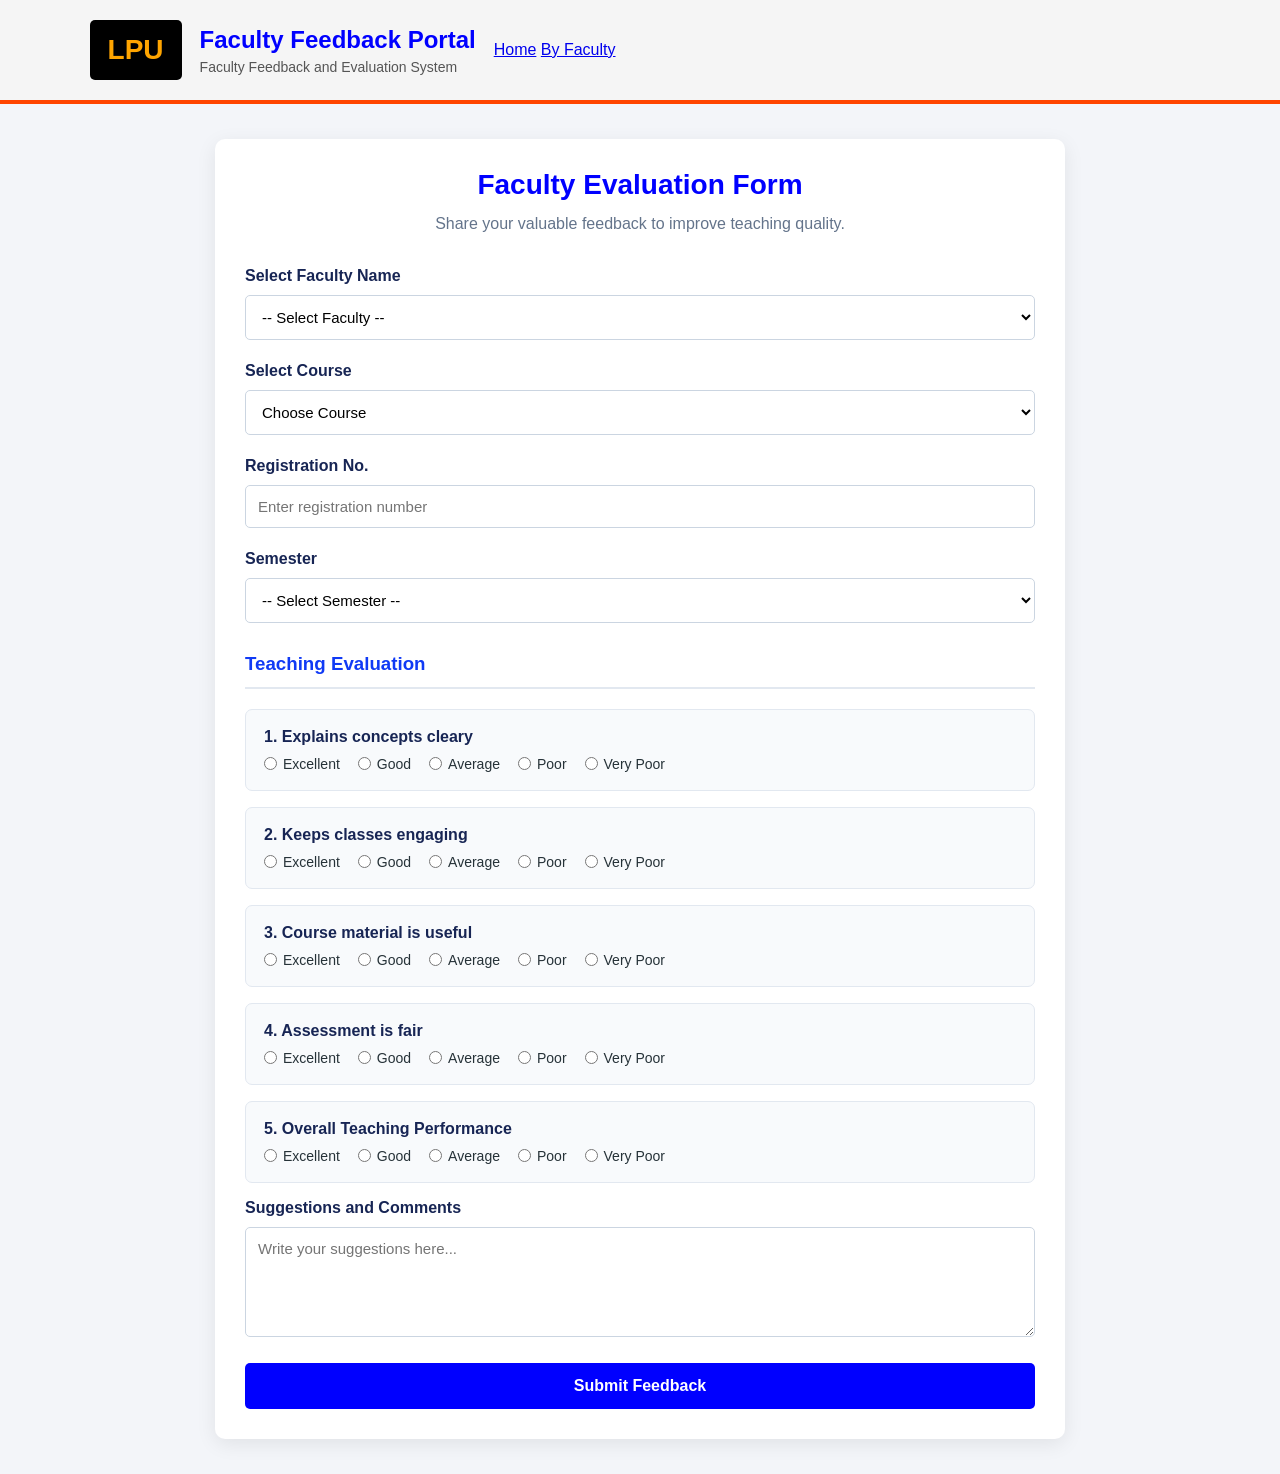
<file: index.html>
<!DOCTYPE html>
<html lang="en">
<head>
    <meta charset="UTF-8">
    <meta name="viewport" content="width=device-width, initial-scale=1.0">
    <title>LPU Faculty Feedback Portal</title>
    <link rel="stylesheet" href="style.css">
</head>
<body>

    <header class="header">
        <div class="logo">LPU</div>
        <div class="header-text">
            <h2>Faculty Feedback Portal</h2>
            <p>Faculty Feedback and Evaluation System</p>
        </div>
        <div align=" Right" >
             <nav>
                <a href="index.html">Home</a>
                <a href="faculty.html" class="active">By Faculty</a>
            </nav></div>
    </header>


    <main class="container" id="feedback">
        <div class="page-heading">
            <h1>Faculty Evaluation Form</h1>
            <p>Share your valuable feedback to improve teaching quality.</p>
        </div>

        <form action="#" method="post">

           <div class="form-group">

    <label for="faculty">Select Faculty Name</label>

    <select id="faculty" name="faculty" required>

        <option value="">-- Select Faculty --</option>

        <option value="Dr.Richa Sharma">
            Dr. Richa Sharma
        </option>

        <option value="Dr.Samriti Thakur Dadwal">
            Dr. Samriti Thakur Dadwal
        </option>

        <option value="Dr.Pradeep Kumar">
            Dr. Pradeep Kumar
        </option>

        <option value="Dr.Anudeep Goraya">
            Dr. Anudeep Goraya
        </option>

        <option value="Dr.Atul Malhotra">
            Dr. Atul Malhotra
        </option>

    </select>

</div>
            <div class="form-group">
                <label>Select Course</label>
    <select name="course" required>
        <option value="">Choose Course</option>
        <option value="CSE326 Internet Programming">CSE326 Internet Programming</option>
        <option value="CHE110 Environmental Studies">CHE110 Environmental Studies</option>
        <option value="MTH165 Engineering Mathematics">MTH165 Engineering Mathematics</option>
        <option value="PHY175 Physics I">PHY175 Physics </option>
        <option value="ECE120 Basic Electrical Engineering">ECE120 Basic Electrical Engineering</option>
        <option value="CSE111 Orientation to Computer Programming">CSE111 Orientation to Computer Programming</option>
    </select>
            </div>
             <div class="form-group">
                <label for="Registration no.">Registration No.</label>
                <input type="number" id="Registration" name="Registration no."
                       placeholder="Enter registration number" required>
            </div>

            <div class="form-group">
                <label for="semester">Semester</label>
                <select id="semester" name="semester" required>
                    <option value="">-- Select Semester --</option>
                    <option>Semester 1</option>
                    <option>Semester 2</option>
                    <option>Semester 3</option>
                    <option>Semester 4</option>
                    <option>Semester 5</option>
                    <option>Semester 6</option>
                    <option>Semester 7</option>
                    <option>Semester 8</option>
                </select>
            </div>

            <h3 class="section-title">Teaching Evaluation</h3>

            <div class="question">
                <label>1. Explains concepts cleary </label>
                <div class="options">
                    <label><input type="radio" name="knowledge" value="5" required> Excellent</label>
                    <label><input type="radio" name="knowledge" value="4"> Good</label>
                    <label><input type="radio" name="knowledge" value="3"> Average</label>
                    <label><input type="radio" name="knowledge" value="2"> Poor</label>
                    <label><input type="radio" name="knowledge" value="1"> Very Poor</label>
                </div>
            </div>

            <div class="question">
                <label>2. Keeps classes engaging </label>
                <div class="options">
                    <label><input type="radio" name="communication" value="5" required> Excellent</label>
                    <label><input type="radio" name="communication" value="4"> Good</label>
                    <label><input type="radio" name="communication" value="3"> Average</label>
                    <label><input type="radio" name="communication" value="2"> Poor</label>
                    <label><input type="radio" name="communication" value="1"> Very Poor</label>
                </div>
            </div>

            <div class="question">
                <label>3. Course material is useful </label>
                <div class="options">
                    <label><input type="radio" name="punctuality" value="5" required> Excellent</label>
                    <label><input type="radio" name="punctuality" value="4"> Good</label>
                    <label><input type="radio" name="punctuality" value="3"> Average</label>
                    <label><input type="radio" name="punctuality" value="2"> Poor</label>
                    <label><input type="radio" name="punctuality" value="1"> Very Poor</label>
                </div>
            </div>

            <div class="question">
                <label>4. Assessment is fair</label>
                <div class="options">
                    <label><input type="radio" name="interaction" value="5" required> Excellent</label>
                    <label><input type="radio" name="interaction" value="4"> Good</label>
                    <label><input type="radio" name="interaction" value="3"> Average</label>
                    <label><input type="radio" name="interaction" value="2"> Poor</label>
                    <label><input type="radio" name="interaction" value="1"> Very Poor</label>
                </div>
            </div>

            <div class="question">
                <label>5. Overall Teaching Performance</label>
                <div class="options">
                    <label><input type="radio" name="performance" value="5" required> Excellent</label>
                    <label><input type="radio" name="performance" value="4"> Good</label>
                    <label><input type="radio" name="performance" value="3"> Average</label>
                    <label><input type="radio" name="performance" value="2"> Poor</label>
                    <label><input type="radio" name="performance" value="1"> Very Poor</label>
                </div>
            </div>

            <div class="form-group">
                <label for="comments">Suggestions and Comments</label>
                <textarea id="comments" name="comments"
                    placeholder="Write your suggestions here..."></textarea>
            </div>

            <button type="submit">Submit Feedback</button>

        </form>
    </main>
</body>
</html>
</file>
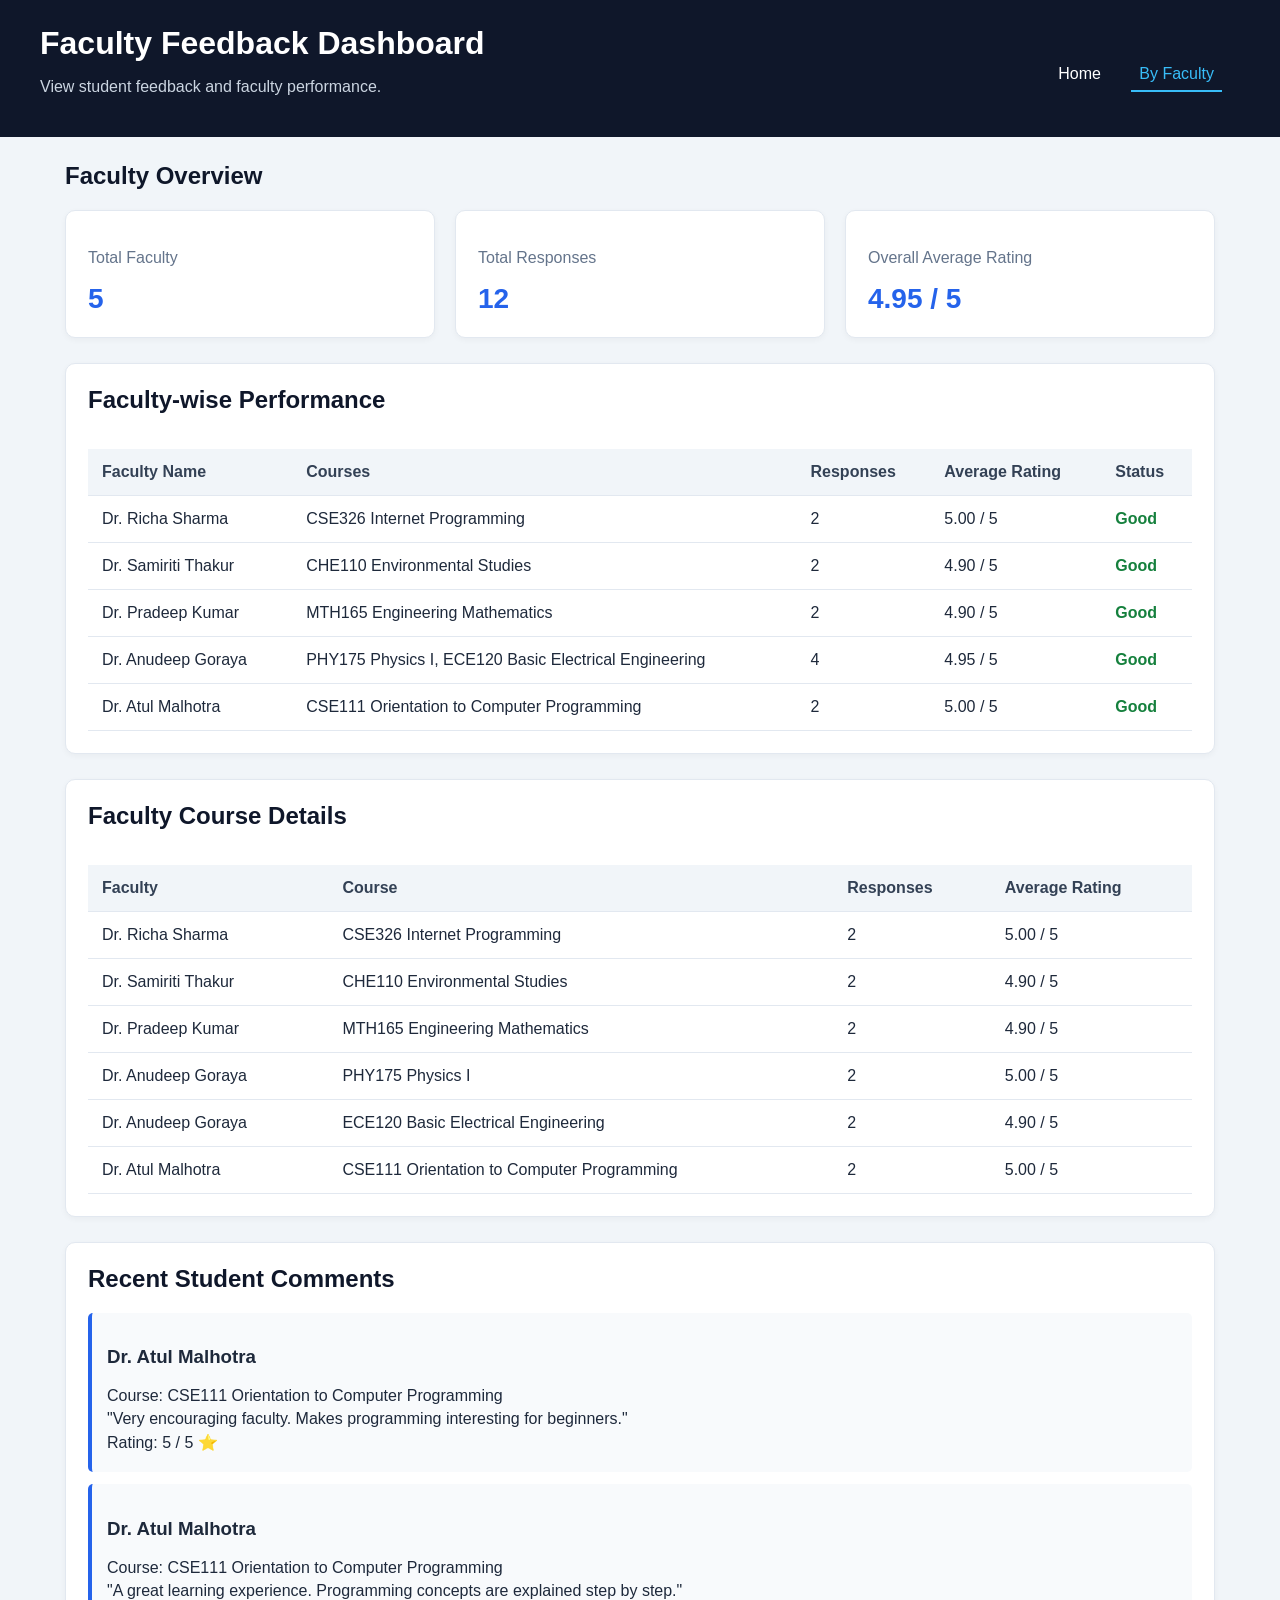
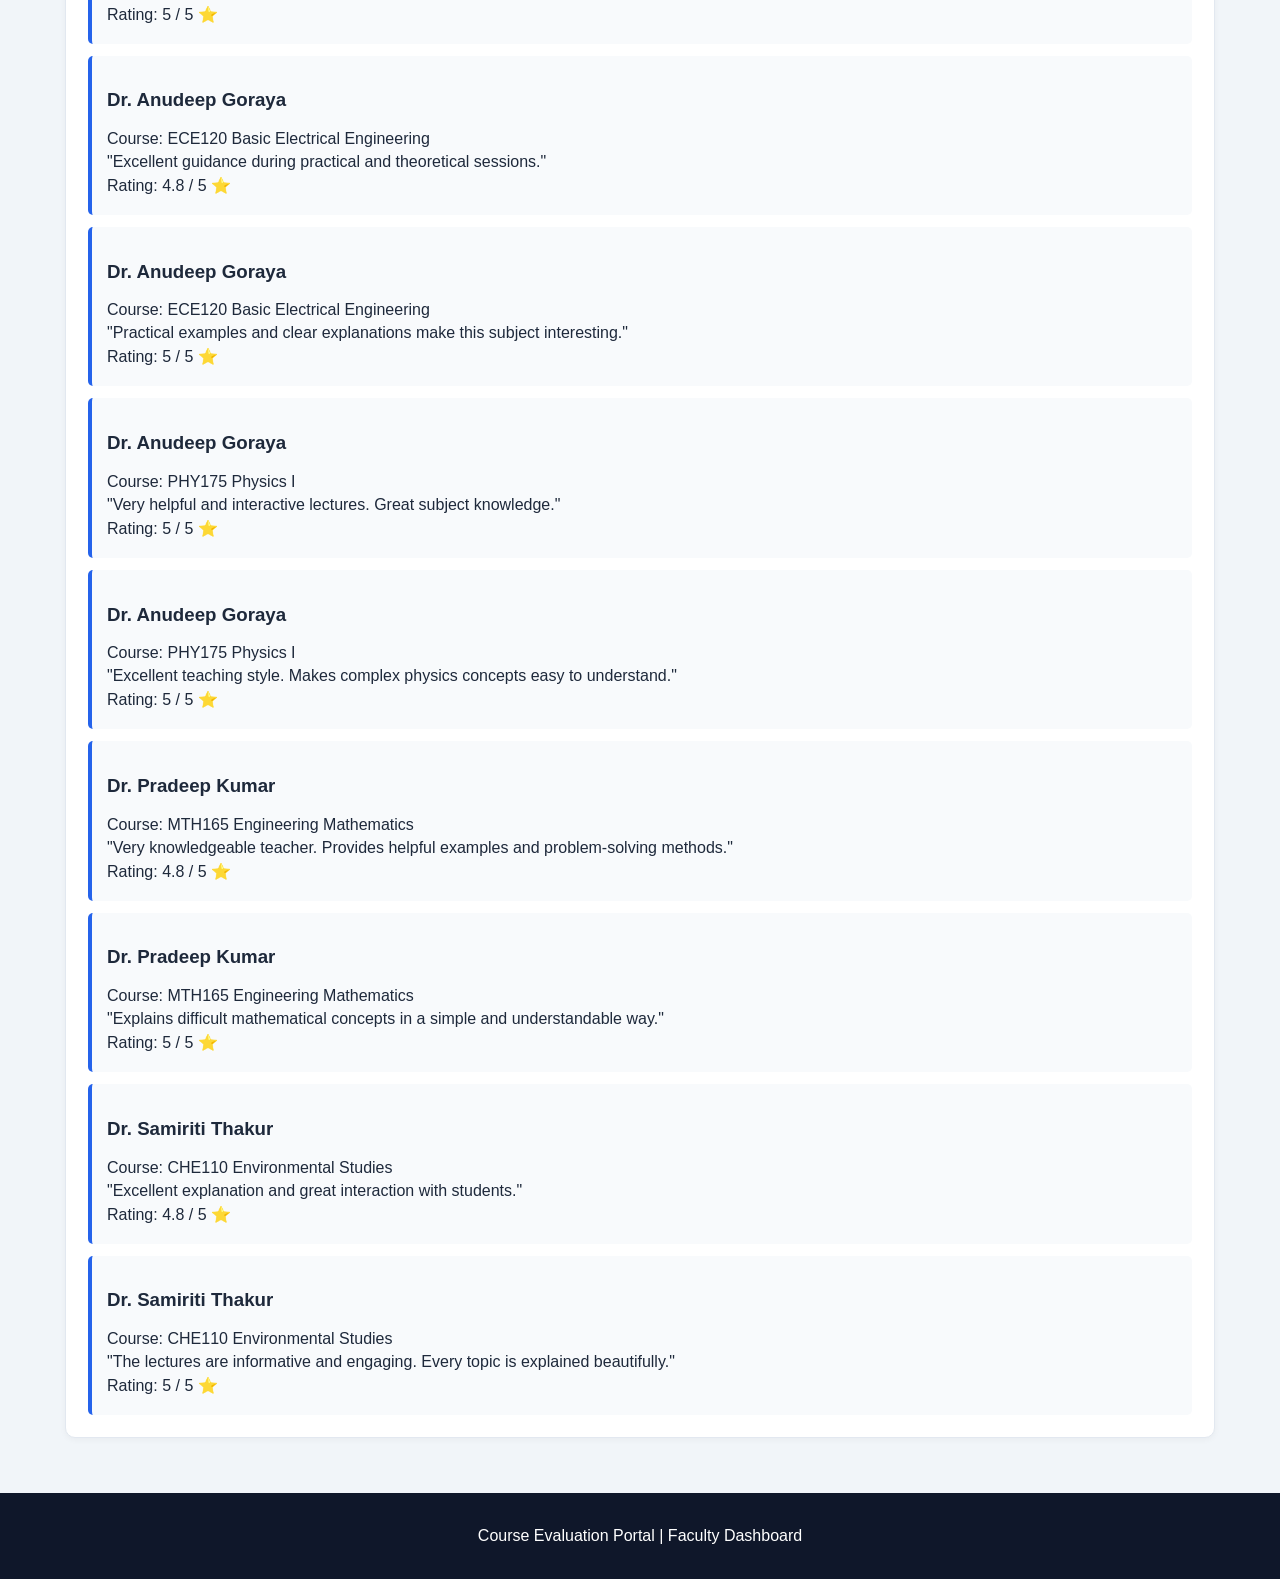
<file: faculty.html>
<!DOCTYPE html>
<html lang="en">
<head>
    <meta charset="UTF-8">
    <meta name="viewport" content="width=device-width, initial-scale=1.0">
    <title>Faculty Feedback Dashboard</title>
    <link rel="stylesheet" href="faculty.css">
    <script src="faculty.js" defer></script>
</head>

<body>

    <header>
        <div class="header-content">
            <div>
                <h1>Faculty Feedback Dashboard</h1>
                <p>View student feedback and faculty performance.</p>
            </div>

            <nav>
                <a href="index.html">Home</a>
                <a href="faculty.html" class="active">By Faculty</a>
            </nav>
        </div>
    </header>

    <main>

        <section class="overview">
            <h2>Faculty Overview</h2>

            <div class="cards">
                <div class="card">
                    <p>Total Faculty</p>
                    <h2>5</h2>
                </div>

                <div class="card">
                    <p>Total Responses</p>
                    <h2 id="totalResponses">0</h2>
                </div>

                <div class="card">
                    <p>Overall Average Rating</p>
                    <h2 id="overallRating">0.00 / 5</h2>
                </div>
            </div>
        </section>

        <section class="content-section">
            <h2>Faculty-wise Performance</h2>

            <div class="table-container">
                <table>
                    <thead>
                        <tr>
                            <th>Faculty Name</th>
                            <th>Courses</th>
                            <th>Responses</th>
                            <th>Average Rating</th>
                            <th>Status</th>
                        </tr>
                    </thead>

                    <tbody id="facultyTable"></tbody>
                </table>
            </div>
        </section>

        <section class="content-section">
            <h2>Faculty Course Details</h2>

            <div class="table-container">
                <table>
                    <thead>
                        <tr>
                            <th>Faculty</th>
                            <th>Course</th>
                            <th>Responses</th>
                            <th>Average Rating</th>
                        </tr>
                    </thead>

                    <tbody id="courseTable"></tbody>
                </table>
            </div>
        </section>

        <section class="content-section">
            <h2>Recent Student Comments</h2>
            <div id="comments">
                <p class="empty-message">No feedback has been submitted yet.</p>
            </div>
        </section>

    </main>

    <footer>
        <p>Course Evaluation Portal | Faculty Dashboard</p>
    </footer>

</body>
</html>
</file>
<file: style.css>
* {
    margin: 0;
    padding: 0;
    box-sizing: border-box;
    font-family: Arial, Helvetica, sans-serif;
}

body {
    background: #f3f5f9;
    color: #263238;
}

/* Header */
.header {
    display: flex;
    align-items: center;
    gap: 18px;
    background: whitesmoke;
    padding: 20px 7%;
    border-bottom: 4px solid orangered;
}

.logo {
    background:black;
    color:orange;
    font-size: 28px;
    font-weight: bold;
    padding: 14px 18px;
    border-radius: 5px;
}

.header-text h2 {
    color: blue;
    margin-bottom: 5px;
}

.header-text p {
    color: #555;
    font-size: 14px;
}

/* Navigation */
.navbar {
    background: #172554;
    padding: 15px 7%;
    display: flex;
    gap: 30px;
    flex-wrap: wrap;
}

.navbar a {
    color: white;
    text-decoration: none;
    font-size: 15px;
    font-weight: bold;
}

.navbar a:hover {
    color: #fca5a5;
}

/* Main form */
.container {
    max-width: 850px;
    margin: 35px auto;
    padding: 30px;
    background: white;
    border-radius: 10px;
    box-shadow: 0 5px 20px rgba(0, 0, 0, 0.08);
}

.page-heading {
    text-align: center;
    margin-bottom: 30px;
}

.page-heading h1 {
    color:blue;
    font-size: 28px;
    margin-bottom: 10px;
}

.page-heading p {
    color: #64748b;
    line-height: 1.6;
}

/* Input fields */
.form-group {
    margin-bottom: 22px;
}

.form-group > label,
.question > label {
    display: block;
    font-weight: bold;
    margin-bottom: 10px;
    color: #172554;
}

input[type="text"],
select,
textarea {
    width: 100%;
    padding: 12px;
    border: 1px solid #cbd5e1;
    border-radius: 5px;
    font-size: 15px;
    background: #fff;
}

input[type="text"]:focus,
select:focus,
textarea:focus {
    outline: none;
    border-color: blue;
    box-shadow: 0 0 0 2px rgba(200, 16, 46, 0.1);
}

.section-title {
    color: rgb(16, 58, 245);
    border-bottom: 2px solid #e2e8f0;
    padding-bottom: 12px;
    margin: 30px 0 20px;
}

.question {
    padding: 18px;
    background: #f8fafc;
    border: 1px solid #e2e8f0;
    border-radius: 7px;
    margin-bottom: 16px;
}

.options {
    display: flex;
    flex-wrap: wrap;
    gap: 12px 18px;
}

.options label {
    display: flex;
    align-items: center;
    gap: 6px;
    font-size: 14px;
    cursor: pointer;
}

.options input {
    accent-color: #c8102e;
}

/* Comments */
textarea {
    min-height: 110px;
    resize: vertical;
}

/* Submit button */
button {
    width: 100%;
    padding: 14px;
    background: blue;
    color: white;
    border: none;
    border-radius: 5px;
    font-size: 16px;
    font-weight: bold;
    cursor: pointer;
    transition: background 0.3s;
}

button:hover {
    background: #9f0d25;
}

/* Footer */
footer {
    text-align: center;
    padding: 22px;
    background: #172554;
    color: white;
    font-size: 14px;
}

/* Responsive design */
@media (max-width: 600px) {
    .header {
        padding: 18px;
    }

    .header-text h2 {
        font-size: 18px;
    }

    .container {
        margin: 20px 12px;
        padding: 20px 15px;
    }

    .page-heading h1 {
        font-size: 23px;
    }

    .options {
        flex-direction: column;
        gap: 12px;
    }
}
#Registration {
    width: 100%;
    padding: 12px;
    border: 1px solid #cbd5e1;
    border-radius: 5px;
    font-size: 15px;
    background: #fff;
}
</file>
<file: faculty.css>
* {
    box-sizing: border-box;
}

body {
    margin: 0;
    font-family: Arial, sans-serif;
    background-color: #F1F5F9;
    color: #1E293B;
}

header {
    background-color: #0F172A;
    color: white;
    padding: 25px 40px;
}

.header-content {
    display: flex;
    justify-content: space-between;
    align-items: center;
    flex-wrap: wrap;
    gap: 15px;
}

header h1 {
    margin: 0 0 8px;
}

header p {
    color: #CBD5E1;
}

nav {
    margin-top: 10px;
}

nav a {
    color: white;
    text-decoration: none;
    margin-right: 18px;
    padding: 8px;
}

nav a:hover,
nav a.active {
    color: #38BDF8;
    border-bottom: 2px solid #38BDF8;
}

main {
    max-width: 1200px;
    margin: auto;
    padding: 25px;
}

.overview h2,
.content-section h2 {
    margin-top: 0;
    color: #0F172A;
}

.cards {
    display: flex;
    gap: 20px;
    flex-wrap: wrap;
}

.card {
    background-color: white;
    padding: 22px;
    border-radius: 10px;
    border: 1px solid #E2E8F0;
    flex: 1;
    min-width: 200px;
    box-shadow: 0 2px 6px rgba(0, 0, 0, 0.04);
}

.card p {
    color: #64748B;
}

.card h2 {
    color: #2563EB;
    margin-bottom: 0;
    font-size: 28px;
}

.content-section {
    background-color: white;
    padding: 22px;
    margin-top: 25px;
    border-radius: 10px;
    border: 1px solid #E2E8F0;
    box-shadow: 0 2px 6px rgba(0, 0, 0, 0.04);
}

.table-container {
    overflow-x: auto;
}

table {
    width: 100%;
    border-collapse: collapse;
    margin-top: 15px;
}

th, td {
    padding: 14px;
    text-align: left;
    border-bottom: 1px solid #E2E8F0;
}

th {
    background-color: #F1F5F9;
    color: #334155;
}

tr:hover {
    background-color: #F8FAFC;
}

.status {
    font-weight: bold;
    color: #15803D;
}

.status.needs-attention {
    color: #DC2626;
}

.comment {
    background-color: #F8FAFC;
    padding: 15px;
    margin-top: 12px;
    border-left: 4px solid #2563EB;
    border-radius: 5px;
}

.comment p {
    margin: 5px 0;
}

.empty-message {
    color: #64748B;
    padding: 10px;
}

footer {
    background-color: #0F172A;
    color: white;
    text-align: center;
    padding: 18px;
    margin-top: 30px;
}

@media (max-width: 600px) {
    header {
        padding: 20px;
    }

    main {
        padding: 15px;
    }

    .cards {
        flex-direction: column;
    }

    th, td {
        padding: 10px;
        font-size: 13px;
    }
}
</file>
